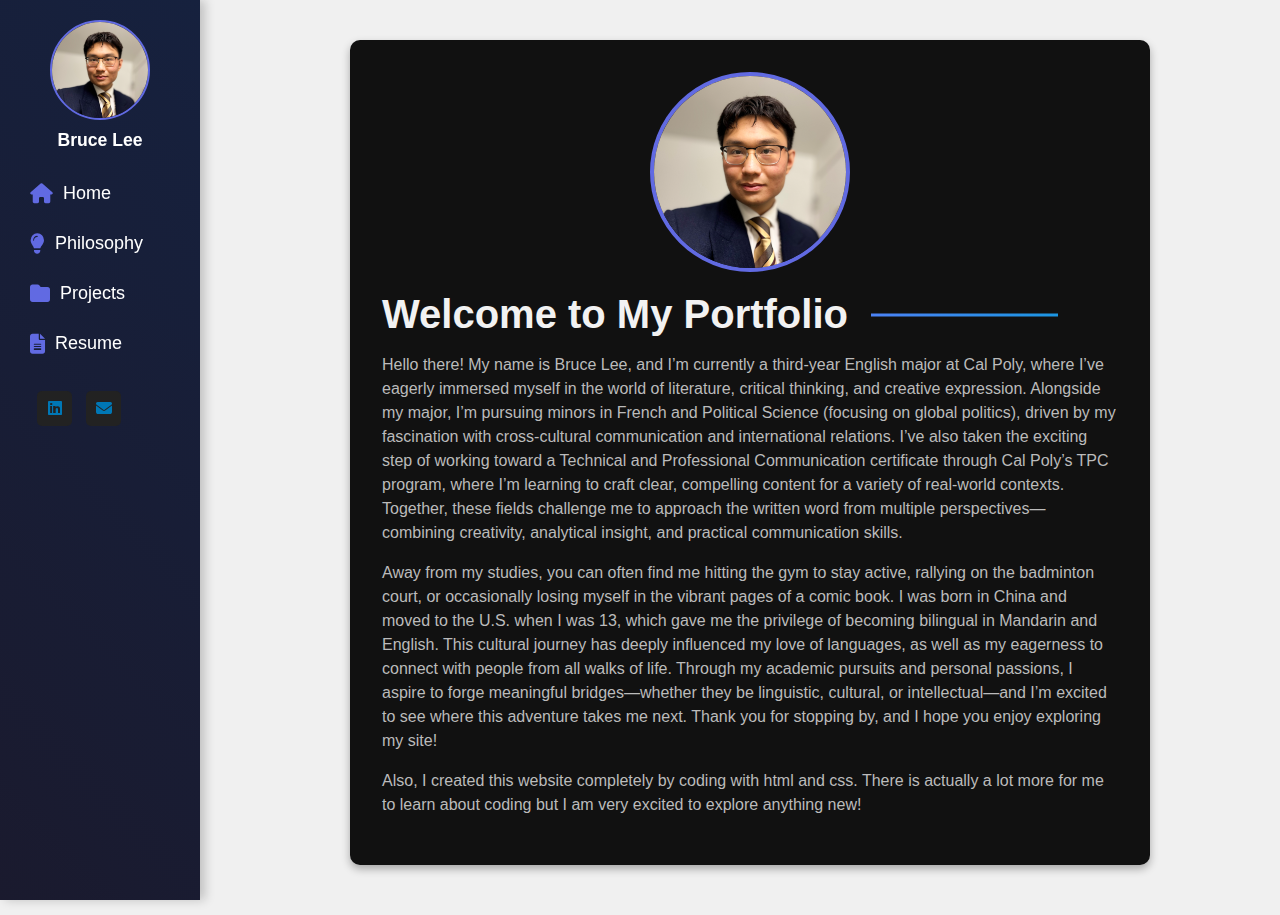
<file: index.html>
<!DOCTYPE html>
<html lang="en">
<head>
  <meta charset="UTF-8" />
  <title>My Portfolio - Home</title>
  <link
    rel="stylesheet"
    href="https://cdnjs.cloudflare.com/ajax/libs/font-awesome/6.2.1/css/all.min.css"
  />
  <link rel="stylesheet" href="css/style.css" />
</head>
<body>
  <div class="sidenav">
    <div class="profile-top">
      <img src="images/profile.jpg" alt="Profile Photo" />
      <h2>Bruce Lee</h2>
    </div>

    <a href="index.html"><i class="fas fa-home"></i> Home</a>
    <a href="philosophy.html"><i class="fas fa-lightbulb"></i> Philosophy</a>
    <a href="projects.html"><i class="fas fa-folder"></i> Projects</a>
    <a href="resume.html"><i class="fas fa-file-alt"></i> Resume</a>

    <div class="social-nav">
      <a href="https://www.linkedin.com/in/bruce-lee-840975274" target="_blank">
        <i class="fab fa-linkedin"></i>
      </a>

      <a href="mailto:bruce021@icloud.com">
        <i class="fas fa-envelope"></i>
      </a>
    </div>
  </div>

  <div class="main">
    <div class="box-container">
      <img
        src="images/profile.jpg"
        alt="Profile Photo"
        style="
          width: 200px;
          height: 200px;
          border-radius: 50%;
          display: block;
          margin: 0 auto 20px auto;
          border: 4px solid #616ae2;
          object-fit: cover;
        "
      />
      <h1 class="page-title">Welcome to My Portfolio</h1>
      <p>
        Hello there! My name is Bruce Lee, and I’m currently a third-year English
        major at Cal Poly, where I’ve eagerly immersed myself in the world of
        literature, critical thinking, and creative expression. Alongside my
        major, I’m pursuing minors in French and Political Science (focusing on
        global politics), driven by my fascination with cross-cultural
        communication and international relations. I’ve also taken the exciting
        step of working toward a Technical and Professional Communication
        certificate through Cal Poly’s TPC program, where I’m learning to craft
        clear, compelling content for a variety of real-world contexts. Together,
        these fields challenge me to approach the written word from multiple
        perspectives—combining creativity, analytical insight, and practical
        communication skills.
      </p>
      <p>
        Away from my studies, you can often find me hitting the gym to stay
        active, rallying on the badminton court, or occasionally losing myself in
        the vibrant pages of a comic book. I was born in China and moved to the
        U.S. when I was 13, which gave me the privilege of becoming bilingual in
        Mandarin and English. This cultural journey has deeply influenced my love
        of languages, as well as my eagerness to connect with people from all
        walks of life. Through my academic pursuits and personal passions, I
        aspire to forge meaningful bridges—whether they be linguistic, cultural,
        or intellectual—and I’m excited to see where this adventure takes me next.
        Thank you for stopping by, and I hope you enjoy exploring my site!
      </p>

      <p>
        Also, I created this website completely by coding with html and css. There is
        actually a lot more for me to learn about coding but I am very excited to explore
        anything new!
      </p>
    </div>
  </div>
</body>
</html>
</file>
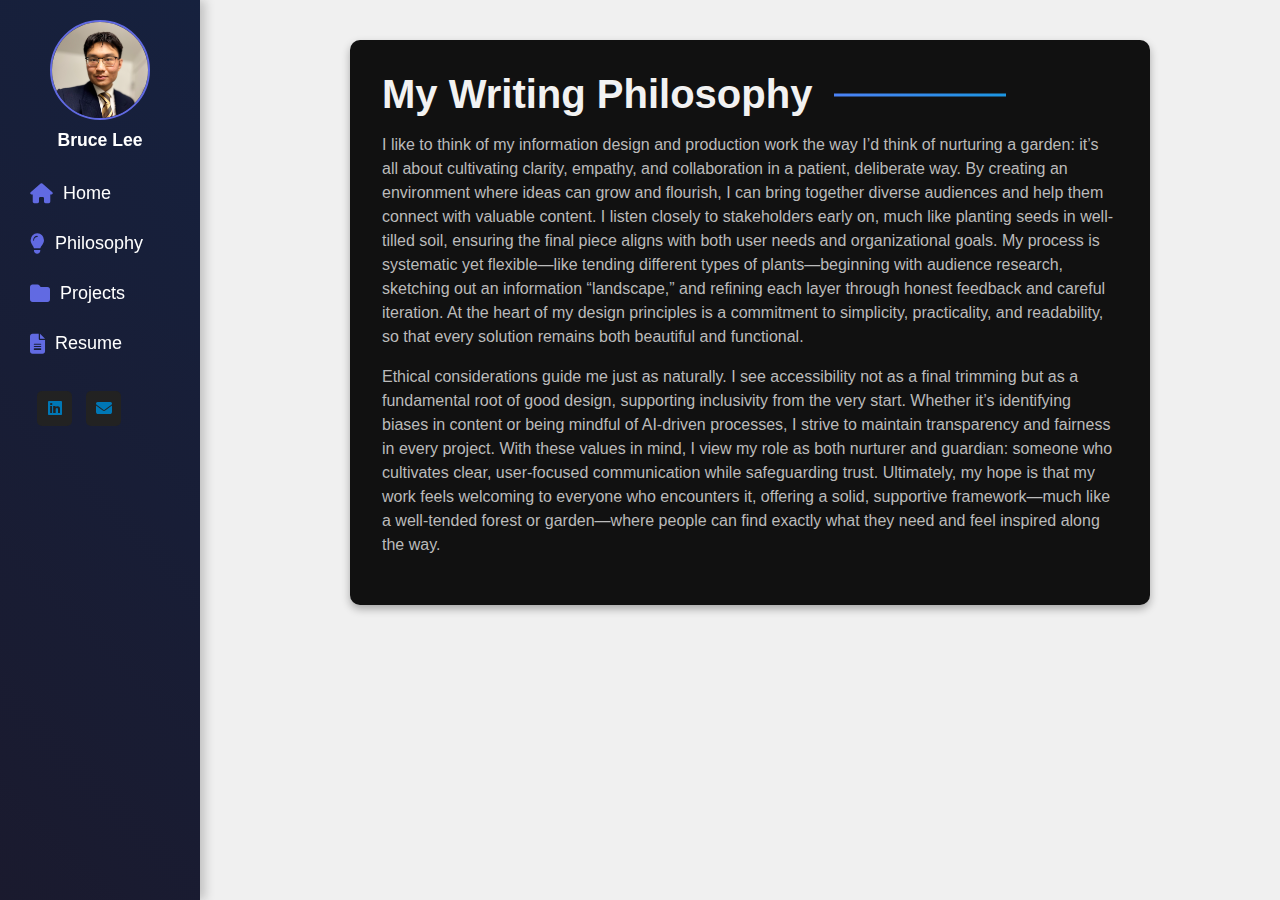
<file: philosophy.html>
<!DOCTYPE html>
<html lang="en">
<head>
  <meta charset="UTF-8" />
  <title>My Portfolio - Philosophy</title>
  <link
    rel="stylesheet"
    href="https://cdnjs.cloudflare.com/ajax/libs/font-awesome/6.2.1/css/all.min.css"
  />
  <link rel="stylesheet" href="css/style.css" />
</head>
<body>

<div class="sidenav">
  <div class="profile-top">
    <img src="images/profile.jpg" alt="Profile Photo" />
    <h2>Bruce Lee</h2>
  </div>

  <a href="index.html"><i class="fas fa-home"></i> Home</a>
  <a href="philosophy.html"><i class="fas fa-lightbulb"></i> Philosophy</a>
  <a href="projects.html"><i class="fas fa-folder"></i> Projects</a>
  <a href="resume.html"><i class="fas fa-file-alt"></i> Resume</a>

<div class="social-nav">
  <a href="https://www.linkedin.com/in/bruce-lee-840975274" target="_blank">
    <i class="fab fa-linkedin"></i>
  </a>
  <a href="mailto:bruce021@icloud.com">
    <i class="fas fa-envelope"></i>
  </a>
</div>
</div>

<div class="main">
  <div class="box-container">
    <h1 class="page-title">My Writing Philosophy</h1>
    <p>
      I like to think of my information design and production work the way 
      I’d think of nurturing a garden: it’s all about cultivating clarity, 
      empathy, and collaboration in a patient, deliberate way. By creating 
      an environment where ideas can grow and flourish, I can bring together 
      diverse audiences and help them connect with valuable content. I listen 
      closely to stakeholders early on, much like planting seeds in well-tilled 
      soil, ensuring the final piece aligns with both user needs and organizational 
      goals. My process is systematic yet flexible—like tending different types 
      of plants—beginning with audience research, sketching out an information 
      “landscape,” and refining each layer through honest feedback and careful 
      iteration. At the heart of my design principles is a commitment to 
      simplicity, practicality, and readability, so that every solution 
      remains both beautiful and functional.
    </p>
    <p>
      Ethical considerations guide me just as naturally. I see accessibility not 
      as a final trimming but as a fundamental root of good design, supporting 
      inclusivity from the very start. Whether it’s identifying biases in content 
      or being mindful of AI-driven processes, I strive to maintain transparency 
      and fairness in every project. With these values in mind, I view my role as 
      both nurturer and guardian: someone who cultivates clear, user-focused 
      communication while safeguarding trust. Ultimately, my hope is that my work 
      feels welcoming to everyone who encounters it, offering a solid, supportive 
      framework—much like a well-tended forest or garden—where people can find 
      exactly what they need and feel inspired along the way.
    </p>
  </div>
</div>

</body>
</html>
</file>
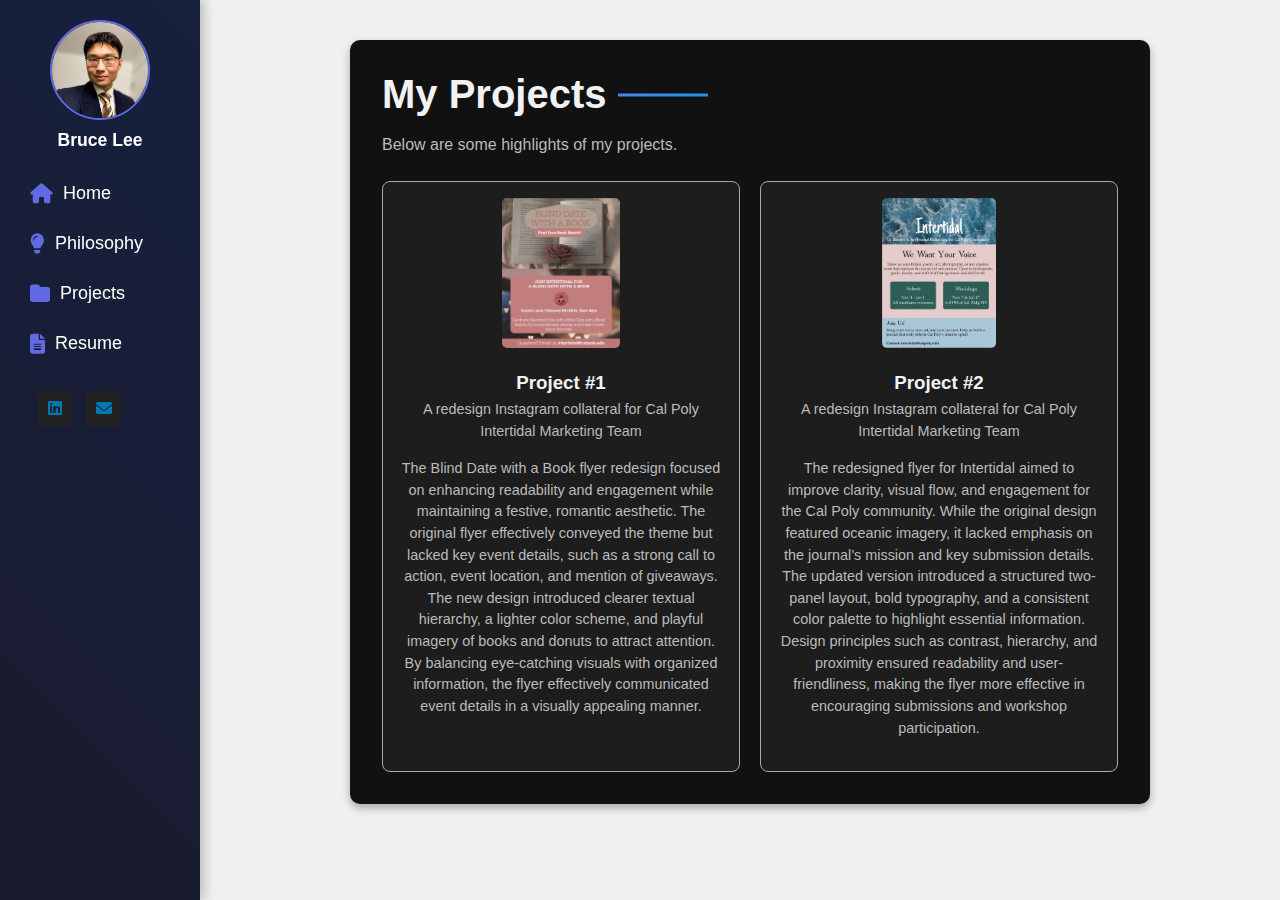
<file: projects.html>
<!DOCTYPE html>
<html lang="en">
<head>
  <meta charset="UTF-8" />
  <title>My Portfolio - Projects</title>
  <link
    rel="stylesheet"
    href="https://cdnjs.cloudflare.com/ajax/libs/font-awesome/6.2.1/css/all.min.css"
  />
  <link rel="stylesheet" href="css/style.css" />
</head>
<body>

<div class="sidenav">
  <div class="profile-top">
    <img src="images/profile.jpg" alt="Profile Photo" />
    <h2>Bruce Lee</h2>
  </div>

  <a href="index.html"><i class="fas fa-home"></i> Home</a>
  <a href="philosophy.html"><i class="fas fa-lightbulb"></i> Philosophy</a>
  <a href="projects.html"><i class="fas fa-folder"></i> Projects</a>
  <a href="resume.html"><i class="fas fa-file-alt"></i> Resume</a>

  <div class="social-nav">
    <a href="https://www.linkedin.com/in/bruce-lee-840975274" target="_blank">
      <i class="fab fa-linkedin"></i>
    </a>
    <a href="mailto:bruce021@icloud.com">
      <i class="fas fa-envelope"></i>
    </a>
  </div>
</div>

<div class="main">
  <div class="box-container">
    <h1 class="page-title">My Projects</h1>
    <p>
      Below are some highlights of my projects.
    </p>

    <div class="project-grid">
      <div class="project-box">
        <a href="#img1">
          <img src="images/project1.jpg" alt="Project 1" />
        </a>
        <h3>Project #1</h3>
        <p>A redesign Instagram collateral for Cal Poly Intertidal Marketing Team</p>
        <p>
          The Blind Date with a Book flyer redesign focused on enhancing readability 
          and engagement while maintaining a festive, romantic aesthetic. The original 
          flyer effectively conveyed the theme but lacked key event details, such as a 
          strong call to action, event location, and mention of giveaways. The new design 
          introduced clearer textual hierarchy, a lighter color scheme, and playful imagery 
          of books and donuts to attract attention. By balancing eye-catching visuals 
          with organized information, the flyer effectively communicated event details 
          in a visually appealing manner.
        </p>
      </div>
    
      <div class="project-box">
        <a href="#img2">
          <img src="images/project2.jpg" alt="Project 2" />
        </a>
        <h3>Project #2</h3>
        <p>A redesign Instagram collateral for Cal Poly Intertidal Marketing Team
        </p>
        <p>
          The redesigned flyer for Intertidal aimed to improve clarity, visual flow, 
          and engagement for the Cal Poly community. While the original design featured 
          oceanic imagery, it lacked emphasis on the journal’s mission and key submission 
          details. The updated version introduced a structured two-panel layout, bold 
          typography, and a consistent color palette to highlight essential information. 
          Design principles such as contrast, hierarchy, and proximity ensured readability 
          and user-friendliness, making the flyer more effective in encouraging submissions 
          and workshop participation.


        </p>
      </div>
    </div>
    
    <div id="img1" class="lightbox">
      <a href="#" class="close">&times;</a>
      <img src="images/project1.jpg" alt="Project 1" />
    </div>
    
    <div id="img2" class="lightbox">
      <a href="#" class="close">&times;</a>
      <img src="images/project2.jpg" alt="Project 2" />
    </div>
    
</body>
</html>
</file>
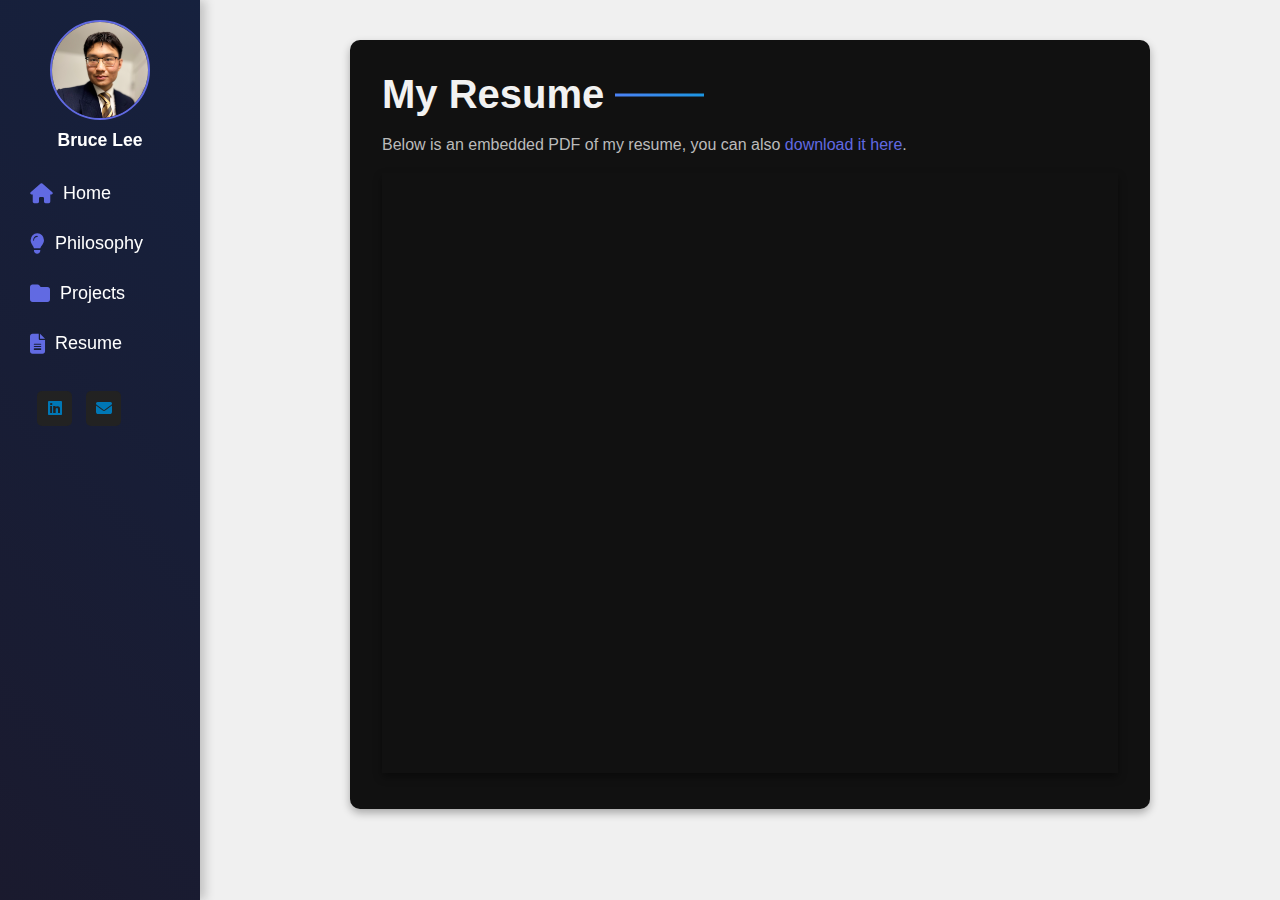
<file: resume.html>
<!DOCTYPE html>
<html lang="en">
<head>
  <meta charset="UTF-8" />
  <title>My Portfolio - Resume</title>
  <link
    rel="stylesheet"
    href="https://cdnjs.cloudflare.com/ajax/libs/font-awesome/6.2.1/css/all.min.css"
  />
  <link rel="stylesheet" href="css/style.css" />
</head>
<body>

<div class="sidenav">
  <div class="profile-top">
    <img src="images/profile.jpg" alt="Profile Photo" />
    <h2>Bruce Lee</h2>
  </div>

  <a href="index.html"><i class="fas fa-home"></i> Home</a>
  <a href="philosophy.html"><i class="fas fa-lightbulb"></i> Philosophy</a>
  <a href="projects.html"><i class="fas fa-folder"></i> Projects</a>
  <a href="resume.html"><i class="fas fa-file-alt"></i> Resume</a>

<div class="social-nav">
  <a href="https://www.linkedin.com/in/bruce-lee-840975274" target="_blank">
    <i class="fab fa-linkedin"></i>
  </a>
  <a href="mailto:bruce021@icloud.com">
    <i class="fas fa-envelope"></i>
  </a>
</div>
</div>

<div class="main">
  <div class="box-container">
    <h1 class="page-title">My Resume</h1>
    <p>
      Below is an embedded PDF of my resume, you can also
      <a href="my_resume.pdf" target="_blank" style="color:#616ae2">download it here</a>.
    </p>

    <iframe
      class="resume-embed"
      src="my_resume.pdf"
      title="My Resume PDF"
    ></iframe>
  </div>
</div>
</body>
</html>
</file>
<file: css/style.css>
:root {
  --purple: #532353;
  --purple-light: #30192d;
  --dark-blue: #012677;
  --blue: #5c65c0;
  --skyblue: #00b4fc;
  --light-blue: #005bc5;
  --dark-pink: #4c82f6;
  --dark-magenta: #1b96e2;
  --light-green: #61e2c2;
  --light-purple: #d9abff;
}

html, body {
  overflow-x: hidden;
}

* {
  box-sizing: border-box;
  margin: 0;
  padding: 0;
  text-decoration: none;
  font-family: Poppins, sans-serif;
}

body {
  background: #f0f0f0;
}

.sidenav {
  height: 100vh;
  width: 200px;
  position: fixed;
  top: 0;
  left: 0;
  background: linear-gradient(45deg, #1a1a2e, #16213e);
  overflow-x: hidden;
  padding-top: 20px;
  box-shadow: 5px 0 10px rgba(0, 0, 0, 0.2);
  z-index: 9999;
}

.sidenav .profile-top {
  display: flex;
  flex-direction: column;
  align-items: center;
  margin-bottom: 20px;
}
.sidenav .profile-top img {
  width: 100px;
  height: 100px;
  border-radius: 50%;
  object-fit: cover;
  margin-bottom: 10px;
  border: 2px solid #616ae2;
}
.sidenav .profile-top h2 {
  color: #fff;
  font-size: 1.1rem;
  text-align: center;
}

.sidenav a {
  display: flex;
  align-items: center;
  gap: 10px;
  padding: 12px 30px;
  font-size: 18px;
  color: #ffffff;
  border-radius: 5px;
  transition: 0.3s;
  margin: 5px 0;
}
.sidenav a i {
  font-size: 20px;
  color: #616ae2;
  transition: 0.3s;
}
.sidenav a:hover {
  background: rgba(255, 255, 255, 0.2);
  transform: translateX(5px);
}
.sidenav a:hover i {
  color: #ff4b5c;
}

/* Single, merged .main */
.main {
  margin-left: 220px; /* Final override from second .main block */
  padding: 40px;      /* Retained from second .main block */
  padding-bottom: 50px; /* From first .main block */
  min-height: 100vh;
  display: flex;
  justify-content: center;
  align-items: flex-start;
}

@media screen and (max-width: 768px) {
  .main {
    margin-left: 0;
  }
}

.about h1 {
  color: #f2f2f2;
  margin-bottom: 1.1rem;
  position: relative;
  display: inline-block;
  font-size: 3.5rem;
}
.about h1::after {
  position: absolute;
  content: "";
  top: 50%;
  right: -50%;
  width: 45%;
  height: 3px;
  background: linear-gradient(45deg, #4c82f6, #1b96e2);
}

.page-title {
  position: relative;
  display: inline-block;
  /* Removed empty ::after block */
}

/* Social links */
.social-nav {
  margin: 20px 0 0 32px;
}
.sidenav .social-nav {
  margin-top: 10px;
  position: absolute;
  text-align: center;
}
.sidenav .social-nav i {
  color: #0077B5;
  font-size: 16px;
  background-color: #222;
  margin: 5px;
  height: 35px;
  width: 35px;
  line-height: 35px;
  text-align: center;
  border-radius: 5px;
  transition: 0.5s;
  display: inline-block;
}
.sidenav .social-nav a {
  display: inline-block; 
  margin-bottom: 0 5px;
  background: transparent;
  padding: 0px;
}
.sidenav .social-nav i:hover {
  transform: scale(1.2);
  border: 0.05px solid rgba(255, 255, 255, 0.3);
}

/* Box container styling */
.box-container {
  background-color: #111;
  border-radius: 10px;
  color: #fff;
  padding: 2rem;
  max-width: 800px;
  width: 100%;
  box-shadow: 0 4px 8px rgba(0,0,0,0.3);
}
.box-container h1 {
  font-size: 2.5rem;
  margin-bottom: 1rem;
  position: relative;
  color: #f2f2f2;
}
.box-container h1::after {
  content: "";
  position: absolute;
  top: 50%;
  right: -45%;
  width: 40%;
  height: 3px;
  background: linear-gradient(45deg, var(--dark-pink), var(--dark-magenta));
  transform: translateY(-50%);
}
.box-container h2 {
  color: #f2f2f2;
  margin: 1.2rem 0 0.8rem;
}
.box-container p {
  color: #bbb;
  line-height: 1.5;
  margin-bottom: 1rem;
}

/* Projects */
.project-grid {
  display: grid;
  grid-template-columns: repeat(auto-fit, minmax(200px, 1fr));
  gap: 20px;
  margin-top: 1.5rem;
}
.project-box {
  background: #1d1d1d;
  padding: 1rem;
  border: 1px solid #aba9a9;
  border-radius: 8px;
  display: flex;
  flex-direction: column;
  align-items: center;
}
.project-box img {
  width: 100%;
  border-radius: 5px;
  margin-bottom: 10px;
  object-fit: cover;
  height: 150px;
}
.project-box h3 {
  margin: 10px 0 5px;
  color: #f2f2f2;
}
.project-box p {
  color: #bbb;
  font-size: 0.9rem;
  text-align: center;
}

/* Resume embed */
.resume-embed {
  width: 100%;
  height: 600px;
  border: none;
  box-shadow: 0 4px 8px rgba(0,0,0,0.4);
}

/* Lightbox gallery */
.lightbox {
  display: none;
  position: fixed;
  top: 0; 
  left: 0;
  width: 100%;
  height: 100%;
  background: rgba(0, 0, 0, 0.8);
  justify-content: center;
  align-items: center;
  z-index: 99999;
}
.lightbox:target {
  display: flex;
}
.lightbox img {
  max-width: 90%;
  max-height: 80%;
  border: 2px solid #fff;
  border-radius: 5px;
  box-shadow: 0 0 20px #000;
}
.lightbox .close {
  position: absolute;
  top: 30px;
  right: 40px;
  color: #fff;
  font-size: 2rem;
  font-weight: bold;
  cursor: pointer;
  transition: 0.3s;
}
.lightbox .close:hover {
  transform: scale(1.2);
  color: #ff4b5c;
}
</file>
